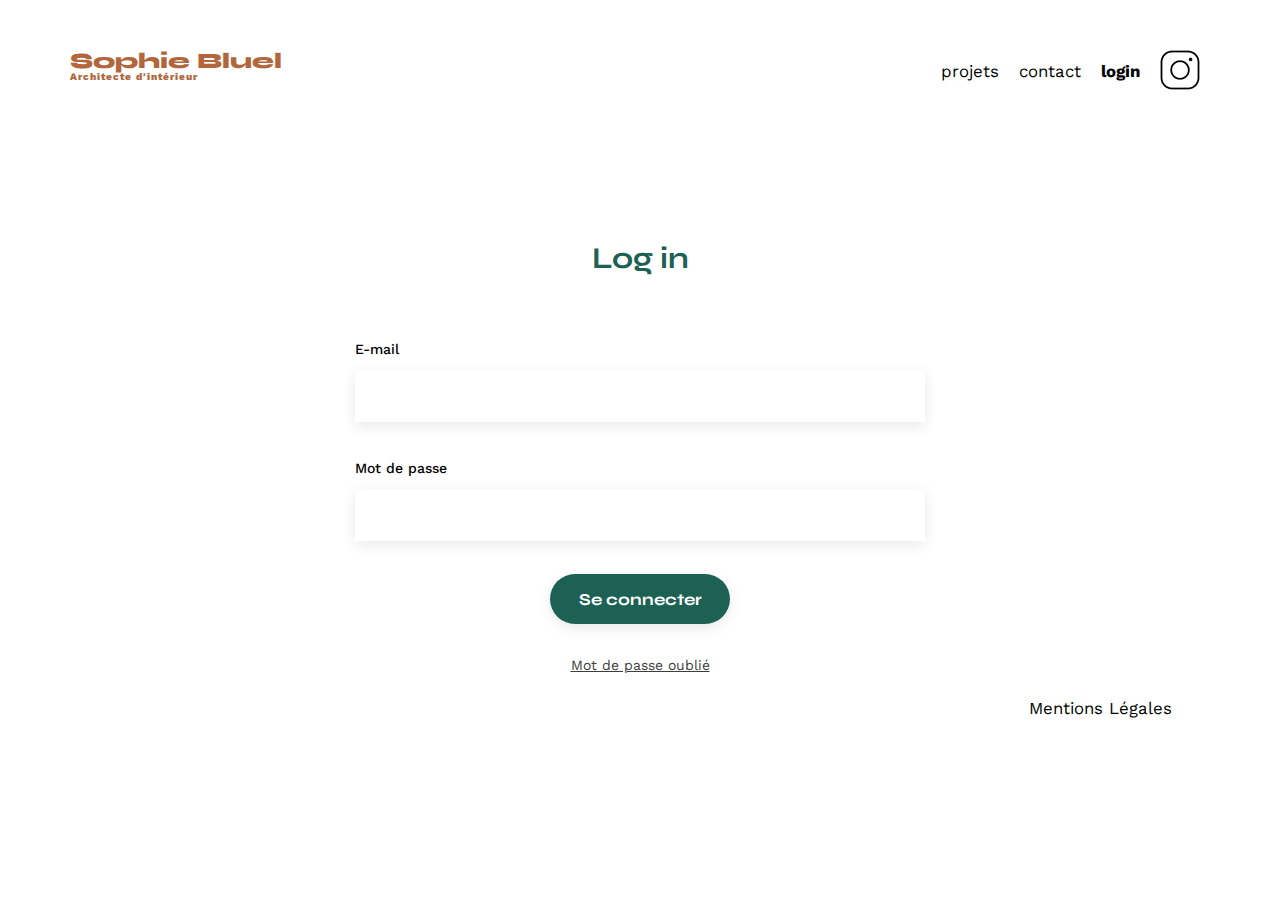
<file: FrontEnd/login.html>
<!DOCTYPE html>
<html lang="fr">
<head>
    <meta charset="UTF-8">
    <title>Sophie Bluel - Architecte d'intérieur</title>
    <meta name="viewport" content="width=device-width, initial-scale=1.0">
    <link rel="preconnect" href="https://fonts.googleapis.com">
    <link rel="preconnect" href="https://fonts.gstatic.com" crossorigin>
    <link href="https://fonts.googleapis.com/css2?family=Syne:wght@700;800&family=Work+Sans&display=swap" rel="stylesheet">
    <meta name="description" content="Page de connexion du site de l'architecte d'intérieur : Sophie Bluel">
    <link rel="stylesheet" href="assets/style.css">
</head>
<body>
    <header>
        <h1><a id="index" href="index.html" >Sophie Bluel </a><span>Architecte d'intérieur</span></h1>
        <nav>
            <ul>
                <li>projets</li>
                <li>contact</li>
                <li class="nav-active"><a href="login.html" title="Login">login</a></li>
                <li><img src="assets/icons/instagram.png" alt="Instagram"></li>
            </ul>
        </nav>
    </header>
    <main>
        <section id="login-form">
            <h2>Log in</h2>
            <form action="#" method="post">
                <label for="email">E-mail</label>
                <input type="email" name="email" id="email">
                <label for="password">Mot de passe</label>
                <input type="password" name="password" id="password">
                <input type="submit" value="Se connecter" id="submitUserInfo">
            </form>
            <p class="forgot">Mot de passe oublié</p>
            <p id="form-error" class="error hidden"></p>
        </section>
    </main>
    <footer>
        <nav>
            <ul>
                <li>Mentions Légales</li>
            </ul>
        </nav>
    </footer>
    <script src="scripts/login.js"></script>
</body>
</html>
</file>
<file: FrontEnd/assets/style.css>
/* http://meyerweb.com/eric/tools/css/reset/
   v2.0 | 20110126
   License: none (public domain)
*/

html, body, div, span, applet, object, iframe,
h1, h2, h3, h4, h5, h6, p, blockquote, pre,
a, abbr, acronym, address, big, cite, code,
del, dfn, em, img, ins, kbd, q, s, samp,
small, strike, strong, sub, sup, tt, var,
b, u, i, center,
dl, dt, dd, ol, ul, li,
fieldset, form, label, legend,
table, caption, tbody, tfoot, thead, tr, th, td,
article, aside, canvas, details, embed,
figure, figcaption, footer, header, hgroup,
menu, nav, output, ruby, section, summary,
time, mark, audio, video {
	margin: 0;
	padding: 0;
	border: 0;
	font-size: 100%;
	font: inherit;
	vertical-align: baseline;
}
/* HTML5 display-role reset for older browsers */
article, aside, details, figcaption, figure,
footer, header, hgroup, menu, nav, section {
	display: block;
}
body {
	line-height: 1;
}
ol, ul {
	list-style: none;
}
blockquote, q {
	quotes: none;
}
blockquote:before, blockquote:after,
q:before, q:after {
	content: '';
	content: none;
}
table {
	border-collapse: collapse;
	border-spacing: 0;
}
/** end reset css**/
body {
	max-width: 1140px;
	margin:auto;
	font-family: 'Work Sans' ;
	font-size: 14px;
}
header {
	display: flex;
	justify-content: space-between;
	margin: 50px 0
}
section {
	margin: 50px 0
}

a {
	text-decoration: none;
	color: inherit;
}

h1{
	display: flex;
	flex-direction: column;
	font-family: 'Syne';
	font-size: 22px;
	font-weight: 800;
	color: #B1663C
}

h1 > span {
	font-family: 'Work Sans';
	font-size:10px;
	letter-spacing: 0.1em;
;
}

h2{
	font-family: 'Syne';
	font-weight: 700;
	font-size: 30px;
	color: #1D6154;
	display: flex;
	align-items: center;
	justify-content: center;
}
nav ul {
	display: flex;
	align-items: center;
	list-style-type: none;
}

nav ul li a {
    color: black; /* Couleur du texte */
    text-decoration: none; /* Supprime le soulignement */
}

nav ul li a:hover {
    color: #B1663C; /* Couleur lors du survol */
}

nav li {
	padding: 0 10px;
	font-size: 1.2em;
}

.nav-active a {
	color: black;
	font-weight: bold;
	text-decoration: none;
}

li:hover {
	color: #B1663C;
}

.notDisplay {
	display: none;
}

#introduction {
	display: flex;
	align-items: center;
}
#introduction figure {
	flex: 1
}
#introduction img {
	display: block;
	margin: auto;
	width: 80%;
}

#introduction article {
	flex: 1
}
#introduction h2 {
	margin-bottom: 1em;
}

#introduction p {
	margin-bottom: 0.5em;
}
#portfolio h2 {
	text-align: center;
	margin-bottom: 1em;
}

#objectCategories {
	display: flex;
	justify-content: center; 
	flex-wrap: wrap; 
	gap: 1em; 
	margin-bottom: 20px; 
  }

  /* Bouton par défaut */
.category-button {
	border: 1px solid #1d6154;
	border-radius: 60px;
	padding: 10px;
	min-width: 100px;
	white-space: nowrap;
	text-align: center;
	cursor: pointer;
	font-weight: 700;
	font-size: 16px;
	color: #1d6154; /* Vert pour le texte */
	background-color: white; /* Couleur de fond blanche par défaut */
	margin-bottom: 15px;
	transition: all 0.1s ease;
	font-family: 'Syne', sans-serif;
  }
  
  /* Bouton actif */
  .category-button.active {
	background-color: #1d6154;
	color: white;
	border-color: #1d6154;
  }
  
  /* Hover */
  .category-button:hover {
	background-color: #1d6154;
	color: white;
	border-color: #1d6154;
  }
.gallery {
	width: 100%;
	display: grid;
	grid-template-columns: 1fr 1fr 1fr;
	grid-column-gap: 20px;
	grid-row-gap: 20px;
}

.gallery img {
	width: 100%;

}
#login-form {
	width: 50%;
	margin: auto;
}

#login-form {
	padding-top: 100px;
}

#login-form > {
  text-align: center;
}

#login-form h2 {
	margin-bottom: 20px;
}

#login-form form {
  text-align: left;
  margin-top: 30px;
  display: flex;
  flex-direction: column;
}

#login-form input { 
  height: 50px;
  font-size: 1.2em;
  border: none;
  box-shadow: 0px 4px 14px rgba(0, 0, 0, 0.09);
}

#login-form label {
  margin: 2em 0 1em 0;
}

#login-form .forgot {
	text-decoration-line: underline;
	color: #3d3d3d;
	text-align: center;
}

#contact {
	width: 50%;
margin: auto;
}
#contact > * {
	text-align: center;

}
#contact h2{
	margin-bottom: 20px;
}
#contact form {
	text-align: left;
	margin-top:30px;
	display: flex;
	flex-direction: column;
}
#contact input {
	height: 50px;
	font-size: 1.2em;
	border: none;
	box-shadow: 0px 4px 14px rgba(0, 0, 0, 0.09);
}
#contact label {
	margin: 2em 0 1em 0;
}
#contact textarea {
	border: none;
	box-shadow: 0px 4px 14px rgba(0, 0, 0, 0.09);
}

input[type="submit"]{
	font-family: 'Syne';
	font-weight: 700;
	color: white;
	background-color: #1D6154;
	margin : 2em auto ;
	width: 180px;
	text-align: center;
	border-radius: 60px ;
}

footer nav ul {
	display: flex;
	justify-content: flex-end;
	margin: 2em
}


/* Modal */

#title-project {
	display: flex;
	justify-content: center;
	align-items: center;
	gap: 31px;
  }
  
  #edit-works {
	 display: flex;
	flex-direction: row;
	justify-content: center;
	align-items: center;
	gap: 10px; 
	margin-bottom: 24px;
	cursor: pointer;
  }
  
  #edit-works span {
	color: black;
	font-size: 14px;
	font-family: "Work Sans";
	font-weight: 400;
  }
  
  #edit-works i {
	font-size: 15px;
  }
  #objectCategories.show {
	display: flex;
  }
  #objectCategories.hide,
  #edit-works.hide {
	display: none;
  }

  .modal {
	position: fixed;
	display: none;
	align-items: center;
	justify-content: center;
	top: 0;
	left: 0;
	width: 100%;
	height: 100%;
	background: rgba(0, 0, 0, 0.3);
	z-index: 1000;
  }
  
  .modal-wrapper {
	display: flex;
	flex-direction: column;
	align-items: center;
	position: relative;
	overflow: auto;
	width: 590px;
	max-width: calc(100% - 40px);
	max-height: calc(100vh - 20px);
	padding: 20px;
	background-color: #fff;
	box-shadow: 0 4px 6px rgba(0, 0, 0, 0.1);
	border-radius: 10px;
  }
  
  .modal-wrapper h3 {
	font-size: 26px;
	font-weight: 400;
	text-align: center;
	padding-top: 40px;
	padding-bottom: 36px;
  }
  #modale-gallery div {
	position: relative;
  }

  #modal-gallery img {
	width: 100%;
  }

  .trash-icon {
	font-weight: 400;
	position: absolute;
	top: 5px;
	right: 5px;
	color: white;
	background-color: black;
	padding: 3px;
	border-radius: 2px;
  }

  #modal-gallery.trashCan {
	position: absolute; 
	top: 5px; 
	bottom: 272px;
	color: white;
	background-color: black;
	padding: 3px;
	border-radius: 2px;
}
  
  .js-modal-close {
	position: absolute;
	top: 10px;
	right: 10px;
	background: none;
	border: none;
	font-size: 1.5rem;
	color: #333;
	cursor: pointer;
  }
  
  .js-modal-back {
	position: absolute;
	top: 10px;
	left: 10px;
	background: none;
	border: none;
	font-size: 1.5rem;
	color: #333;
	cursor: pointer;
  }

  .modal-content {
	display: grid;
	justify-content: center;
	grid-template-columns: 1fr 1fr 1fr 1fr 1fr;
	grid-column-gap: 6px;
	grid-row-gap: 25px;
	width: 419px;
	margin-bottom: 30px;
  }
  
  .modal-content img {
	height: 104px;
  }
  
  .image-container {
	position: relative;
	display: inline-block;
  }
  
  .image-container img {
	display: block;
	width: 100%;
	height: auto;
  }
  
  .icon-background {
	position: absolute;
	top: 5px;
	right: 5px;
	width: 17px;
	height: 17px;
	background-color: black;
	border-radius: 2px;
	display: flex;
	justify-content: center;
	align-items: center;
	cursor: pointer;
  }
  
  .icon-overlay {
	font-size: 10px;
	color: white;
  }
  
  .border-line {
	border: 1px solid #b3b3b3;
	width: 420px;
	margin: 38px 0;
  }
  
  #addPhotoButton {
	font-family: "Syne";
	font-size: 14px;
	font-weight: 700;
	background-color: #1d6154;
	color: white;
	border-radius: 60px;
	width: 237px;
	height: 36px;
	margin-bottom: 25px;
	cursor: pointer;
  }
  
  #addWorkButton {
	display: block;
	margin-left: auto;
	margin-right: 78px;
	font-family: "Syne";
	font-size: 14px;
	font-weight: 700;
	background-color: #1d6154;
	color: white;
	border-radius: 60px;
	width: 237px;
	height: 36px;
	margin-bottom: 25px;
	cursor: pointer;
	border: none;
	transition: background-color 0.3s, color 0.3s;
  }
  
  #addWorkButton:hover {
	background-color: white !important;
	color: #1d6154 !important;
	border: 1px solid #1d6154 !important;
  }
  
  .fa-xmark {
	font-size: 24px;
	margin: 16px 20px 0 0;
  }
  
  .fa-arrow-left {
	font-size: 24px;
	margin: 16px 0px 0 20px;
  }
  
  /* Formulaire ajout travail */
  
  #formAddWork {
	display: flex;
	flex-direction: column;
	gap: 10px;
  }
  
  .hide {
	display: none;
  }
  
  #formAddWork input[type="text"],
  #formAddWork select {
	padding: 18px;
  }
  

	input[type="file"] {
		display: none;
	}
	
	.containerAddPhoto {
		display: flex;
		flex-direction: column;
		align-items: center;
		gap: 7px;
		background-color: #e8f1f6;
		border-radius: 3px;
		margin-bottom: 9px;
  }
  
  .preview-image {
	max-width: 129px;
	max-height: 193px;
	top: 774px;
	left: 665px;
  }
  
  .labelFile {
	color: #306685;
	background-color: #cbd6dc;
	padding: 10px 33px;
	border-radius: 50px;
  }
  
  label {
	font-size: 14px;
	font-weight: 500;
	padding-top: 11px;
  }
  
  #categoryInput,
  #title {
	border: none;
	background: #fff;
	box-shadow: 0px 4px 14px 0px rgba(0, 0, 0, 0.09);
  }
  
  .fa-image {
	font-size: 76px;
	color: #cbd6dc;
	margin: 0;
  }
  
  .buttonValidForm {
	background-color: #1d6154;
	color: white;
  }
  
  /* Fin formulaire ajout travail */
  
  /* Fin Modal */
</file>
